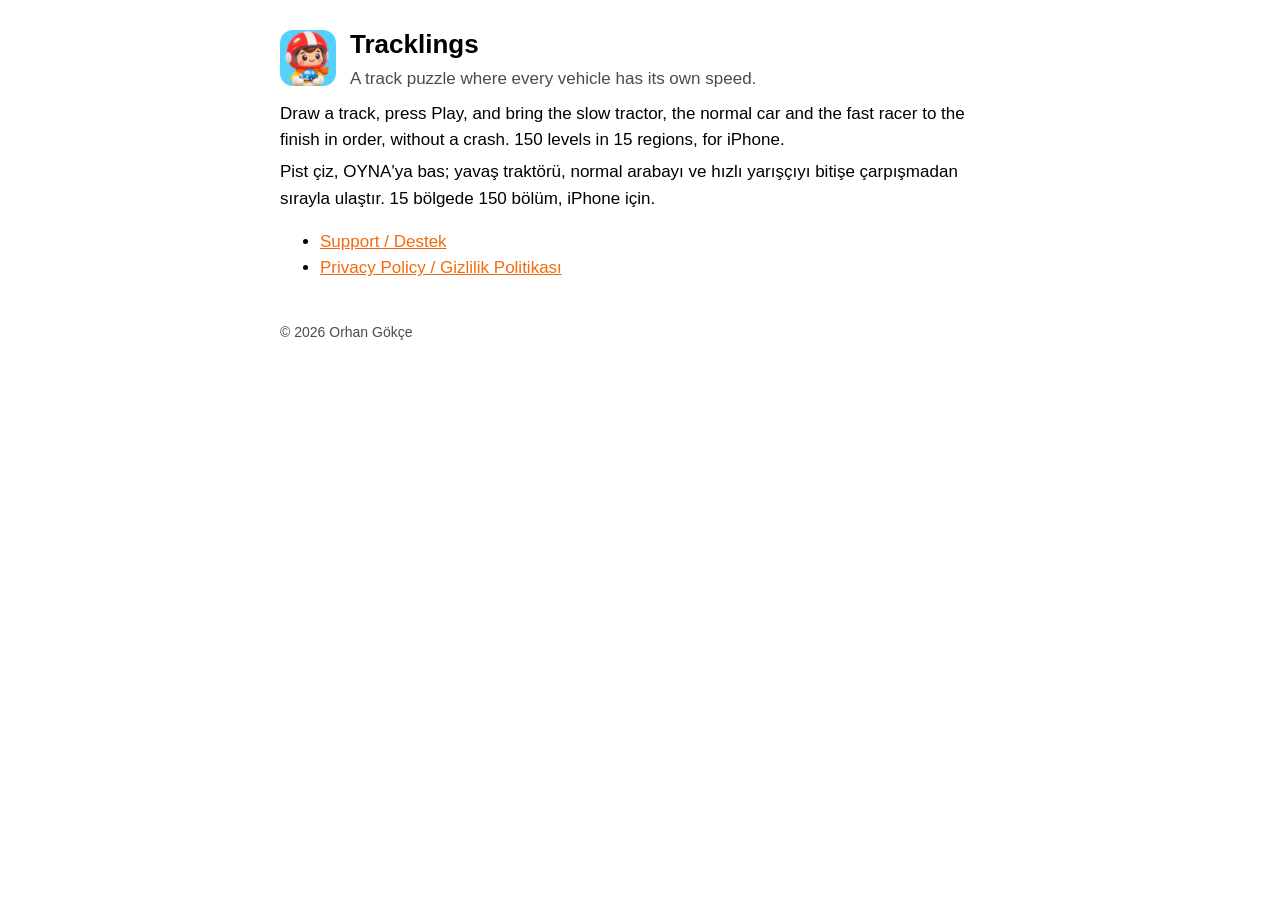
<file: index.html>
<!DOCTYPE html>
<html lang="en">
<head>
<meta charset="utf-8">
<meta name="viewport" content="width=device-width, initial-scale=1">
<title>Tracklings</title>
<link rel="icon" href="icon.png">
<link rel="stylesheet" href="style.css">
</head>
<body>
<header><img src="icon.png" alt="" width="56" height="56"><div><h1>Tracklings</h1><p>A track puzzle where every vehicle has its own speed.</p></div></header>
<main>
<p>Draw a track, press Play, and bring the slow tractor, the normal car and the fast racer to the finish in order, without a crash. 150 levels in 15 regions, for iPhone.</p>
<p lang="tr">Pist çiz, OYNA'ya bas; yavaş traktörü, normal arabayı ve hızlı yarışçıyı bitişe çarpışmadan sırayla ulaştır. 15 bölgede 150 bölüm, iPhone için.</p>
<ul>
<li><a href="support.html">Support / Destek</a></li>
<li><a href="privacy.html">Privacy Policy / Gizlilik Politikası</a></li>
</ul>
</main>
<footer>© 2026 Orhan Gökçe</footer>
</body>
</html>
</file>
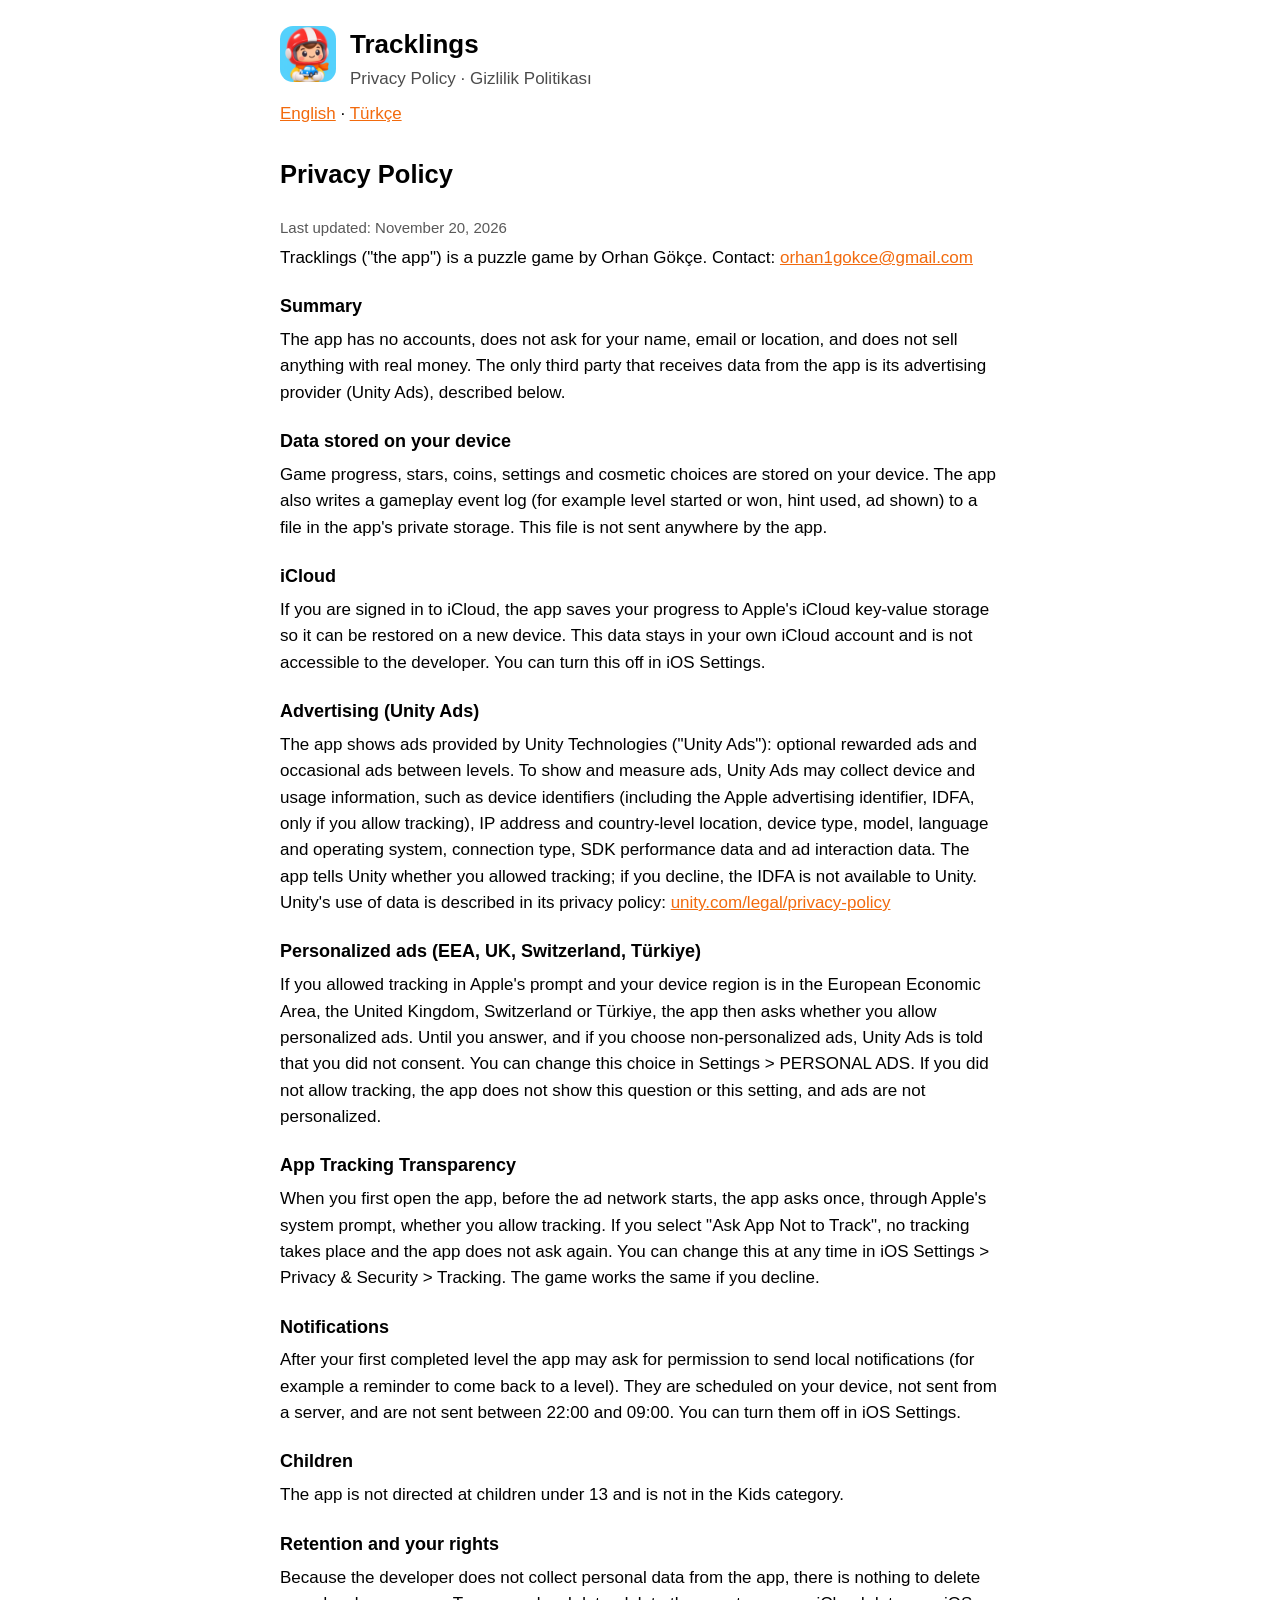
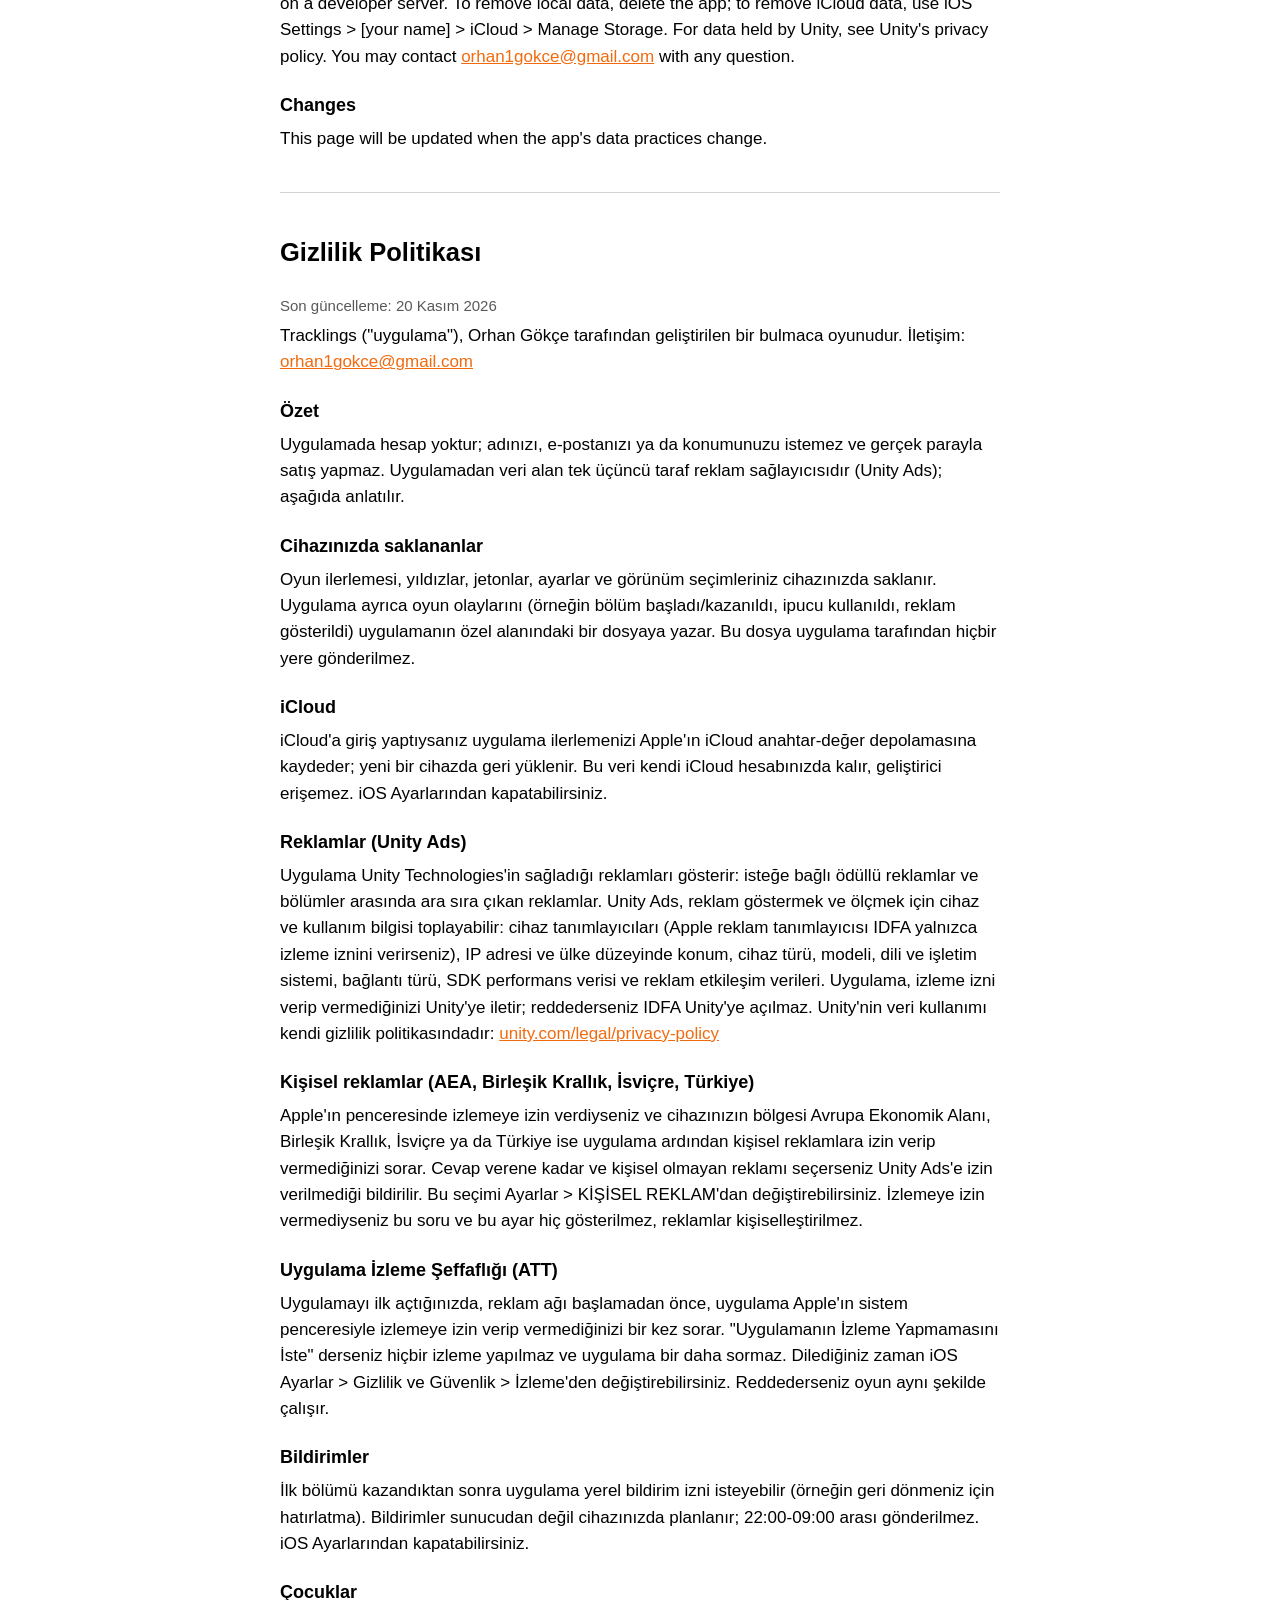
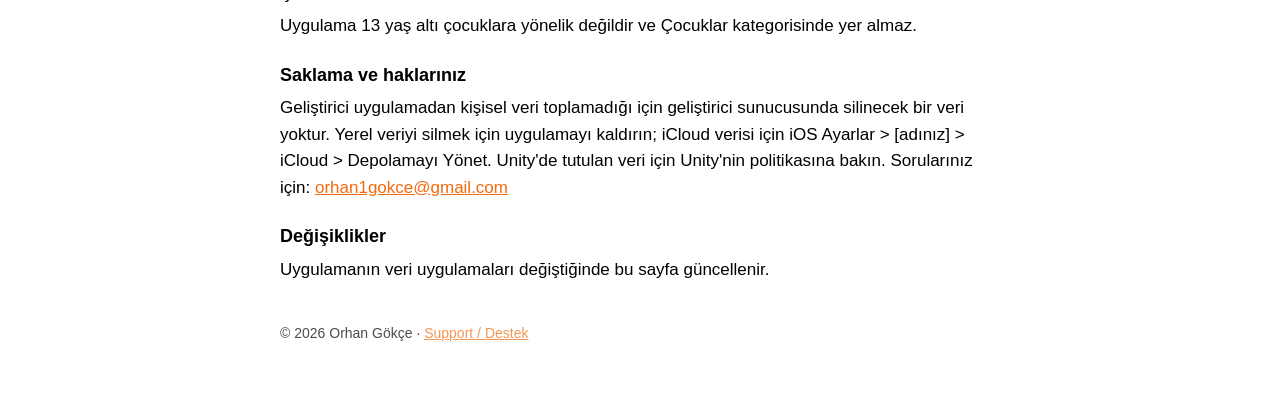
<file: privacy.html>
<!DOCTYPE html>
<html lang="en">
<head>
<meta charset="utf-8">
<meta name="viewport" content="width=device-width, initial-scale=1">
<title>Tracklings – Privacy Policy / Gizlilik Politikası</title>
<link rel="icon" href="icon.png">
<link rel="stylesheet" href="style.css">
</head>
<body>
<header><a href="./"><img src="icon.png" alt="" width="56" height="56"></a><div><h1>Tracklings</h1><p>Privacy Policy · Gizlilik Politikası</p></div></header>
<nav><a href="#en">English</a> · <a href="#tr">Türkçe</a></nav>
<main>
<section id="en">
<h2>Privacy Policy</h2>
<p class="muted">Last updated: November 20, 2026</p>
<p>Tracklings ("the app") is a puzzle game by Orhan Gökçe. Contact: <a href="mailto:orhan1gokce@gmail.com">orhan1gokce@gmail.com</a></p>

<h3>Summary</h3>
<p>The app has no accounts, does not ask for your name, email or location, and does not sell anything with real money. The only third party that receives data from the app is its advertising provider (Unity Ads), described below.</p>

<h3>Data stored on your device</h3>
<p>Game progress, stars, coins, settings and cosmetic choices are stored on your device. The app also writes a gameplay event log (for example level started or won, hint used, ad shown) to a file in the app's private storage. This file is not sent anywhere by the app.</p>

<h3>iCloud</h3>
<p>If you are signed in to iCloud, the app saves your progress to Apple's iCloud key-value storage so it can be restored on a new device. This data stays in your own iCloud account and is not accessible to the developer. You can turn this off in iOS Settings.</p>

<h3>Advertising (Unity Ads)</h3>
<p>The app shows ads provided by Unity Technologies ("Unity Ads"): optional rewarded ads and occasional ads between levels. To show and measure ads, Unity Ads may collect device and usage information, such as device identifiers (including the Apple advertising identifier, IDFA, only if you allow tracking), IP address and country-level location, device type, model, language and operating system, connection type, SDK performance data and ad interaction data. The app tells Unity whether you allowed tracking; if you decline, the IDFA is not available to Unity. Unity's use of data is described in its privacy policy: <a href="https://unity.com/legal/privacy-policy">unity.com/legal/privacy-policy</a></p>

<h3>Personalized ads (EEA, UK, Switzerland, Türkiye)</h3>
<p>If you allowed tracking in Apple's prompt and your device region is in the European Economic Area, the United Kingdom, Switzerland or Türkiye, the app then asks whether you allow personalized ads. Until you answer, and if you choose non-personalized ads, Unity Ads is told that you did not consent. You can change this choice in Settings &gt; PERSONAL ADS. If you did not allow tracking, the app does not show this question or this setting, and ads are not personalized.</p>

<h3>App Tracking Transparency</h3>
<p>When you first open the app, before the ad network starts, the app asks once, through Apple's system prompt, whether you allow tracking. If you select "Ask App Not to Track", no tracking takes place and the app does not ask again. You can change this at any time in iOS Settings &gt; Privacy &amp; Security &gt; Tracking. The game works the same if you decline.</p>

<h3>Notifications</h3>
<p>After your first completed level the app may ask for permission to send local notifications (for example a reminder to come back to a level). They are scheduled on your device, not sent from a server, and are not sent between 22:00 and 09:00. You can turn them off in iOS Settings.</p>

<h3>Children</h3>
<p>The app is not directed at children under 13 and is not in the Kids category.</p>

<h3>Retention and your rights</h3>
<p>Because the developer does not collect personal data from the app, there is nothing to delete on a developer server. To remove local data, delete the app; to remove iCloud data, use iOS Settings &gt; [your name] &gt; iCloud &gt; Manage Storage. For data held by Unity, see Unity's privacy policy. You may contact <a href="mailto:orhan1gokce@gmail.com">orhan1gokce@gmail.com</a> with any question.</p>

<h3>Changes</h3>
<p>This page will be updated when the app's data practices change.</p>
</section>

<hr>

<section id="tr" lang="tr">
<h2>Gizlilik Politikası</h2>
<p class="muted">Son güncelleme: 20 Kasım 2026</p>
<p>Tracklings ("uygulama"), Orhan Gökçe tarafından geliştirilen bir bulmaca oyunudur. İletişim: <a href="mailto:orhan1gokce@gmail.com">orhan1gokce@gmail.com</a></p>

<h3>Özet</h3>
<p>Uygulamada hesap yoktur; adınızı, e-postanızı ya da konumunuzu istemez ve gerçek parayla satış yapmaz. Uygulamadan veri alan tek üçüncü taraf reklam sağlayıcısıdır (Unity Ads); aşağıda anlatılır.</p>

<h3>Cihazınızda saklananlar</h3>
<p>Oyun ilerlemesi, yıldızlar, jetonlar, ayarlar ve görünüm seçimleriniz cihazınızda saklanır. Uygulama ayrıca oyun olaylarını (örneğin bölüm başladı/kazanıldı, ipucu kullanıldı, reklam gösterildi) uygulamanın özel alanındaki bir dosyaya yazar. Bu dosya uygulama tarafından hiçbir yere gönderilmez.</p>

<h3>iCloud</h3>
<p>iCloud'a giriş yaptıysanız uygulama ilerlemenizi Apple'ın iCloud anahtar-değer depolamasına kaydeder; yeni bir cihazda geri yüklenir. Bu veri kendi iCloud hesabınızda kalır, geliştirici erişemez. iOS Ayarlarından kapatabilirsiniz.</p>

<h3>Reklamlar (Unity Ads)</h3>
<p>Uygulama Unity Technologies'in sağladığı reklamları gösterir: isteğe bağlı ödüllü reklamlar ve bölümler arasında ara sıra çıkan reklamlar. Unity Ads, reklam göstermek ve ölçmek için cihaz ve kullanım bilgisi toplayabilir: cihaz tanımlayıcıları (Apple reklam tanımlayıcısı IDFA yalnızca izleme iznini verirseniz), IP adresi ve ülke düzeyinde konum, cihaz türü, modeli, dili ve işletim sistemi, bağlantı türü, SDK performans verisi ve reklam etkileşim verileri. Uygulama, izleme izni verip vermediğinizi Unity'ye iletir; reddederseniz IDFA Unity'ye açılmaz. Unity'nin veri kullanımı kendi gizlilik politikasındadır: <a href="https://unity.com/legal/privacy-policy">unity.com/legal/privacy-policy</a></p>

<h3>Kişisel reklamlar (AEA, Birleşik Krallık, İsviçre, Türkiye)</h3>
<p>Apple'ın penceresinde izlemeye izin verdiyseniz ve cihazınızın bölgesi Avrupa Ekonomik Alanı, Birleşik Krallık, İsviçre ya da Türkiye ise uygulama ardından kişisel reklamlara izin verip vermediğinizi sorar. Cevap verene kadar ve kişisel olmayan reklamı seçerseniz Unity Ads'e izin verilmediği bildirilir. Bu seçimi Ayarlar &gt; KİŞİSEL REKLAM'dan değiştirebilirsiniz. İzlemeye izin vermediyseniz bu soru ve bu ayar hiç gösterilmez, reklamlar kişiselleştirilmez.</p>

<h3>Uygulama İzleme Şeffaflığı (ATT)</h3>
<p>Uygulamayı ilk açtığınızda, reklam ağı başlamadan önce, uygulama Apple'ın sistem penceresiyle izlemeye izin verip vermediğinizi bir kez sorar. "Uygulamanın İzleme Yapmamasını İste" derseniz hiçbir izleme yapılmaz ve uygulama bir daha sormaz. Dilediğiniz zaman iOS Ayarlar &gt; Gizlilik ve Güvenlik &gt; İzleme'den değiştirebilirsiniz. Reddederseniz oyun aynı şekilde çalışır.</p>

<h3>Bildirimler</h3>
<p>İlk bölümü kazandıktan sonra uygulama yerel bildirim izni isteyebilir (örneğin geri dönmeniz için hatırlatma). Bildirimler sunucudan değil cihazınızda planlanır; 22:00-09:00 arası gönderilmez. iOS Ayarlarından kapatabilirsiniz.</p>

<h3>Çocuklar</h3>
<p>Uygulama 13 yaş altı çocuklara yönelik değildir ve Çocuklar kategorisinde yer almaz.</p>

<h3>Saklama ve haklarınız</h3>
<p>Geliştirici uygulamadan kişisel veri toplamadığı için geliştirici sunucusunda silinecek bir veri yoktur. Yerel veriyi silmek için uygulamayı kaldırın; iCloud verisi için iOS Ayarlar &gt; [adınız] &gt; iCloud &gt; Depolamayı Yönet. Unity'de tutulan veri için Unity'nin politikasına bakın. Sorularınız için: <a href="mailto:orhan1gokce@gmail.com">orhan1gokce@gmail.com</a></p>

<h3>Değişiklikler</h3>
<p>Uygulamanın veri uygulamaları değiştiğinde bu sayfa güncellenir.</p>
</section>
</main>
<footer>© 2026 Orhan Gökçe · <a href="support.html">Support / Destek</a></footer>
</body>
</html>
</file>
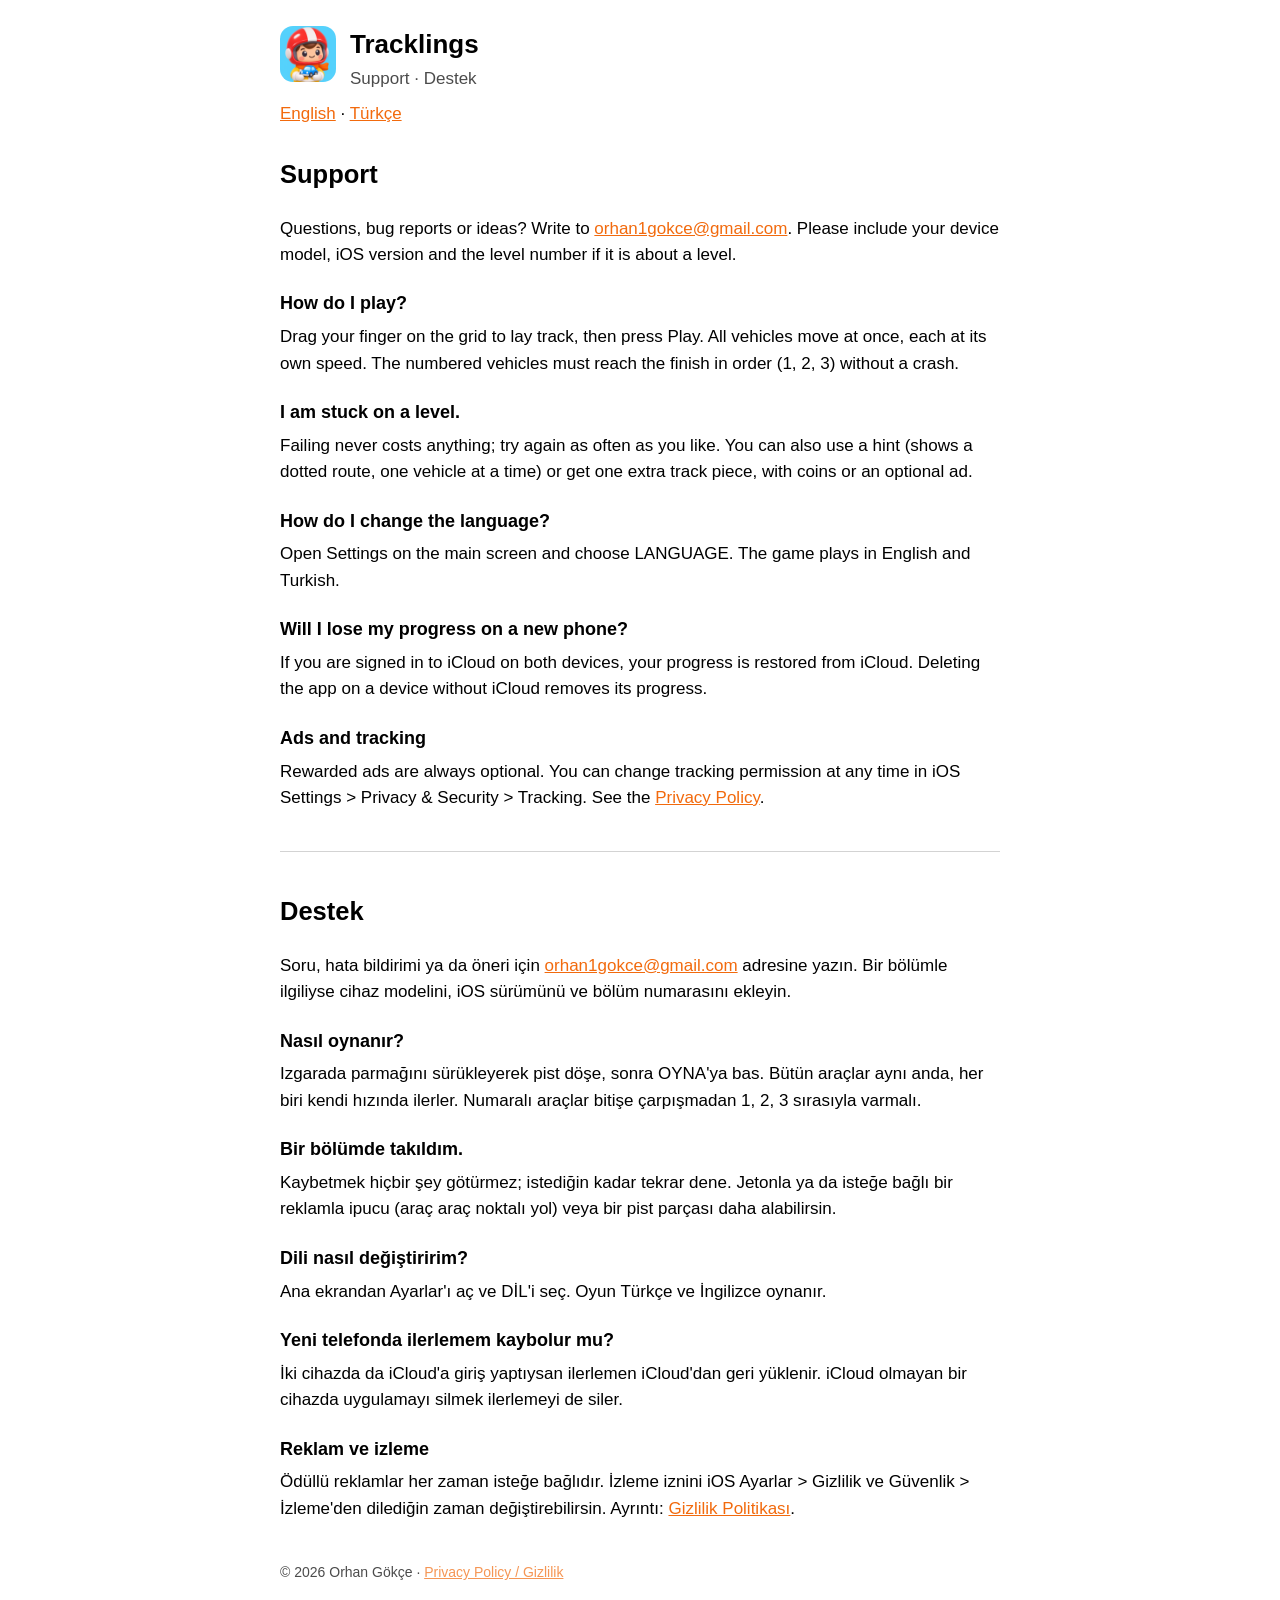
<file: support.html>
<!DOCTYPE html>
<html lang="en">
<head>
<meta charset="utf-8">
<meta name="viewport" content="width=device-width, initial-scale=1">
<title>Tracklings – Support / Destek</title>
<link rel="icon" href="icon.png">
<link rel="stylesheet" href="style.css">
</head>
<body>
<header><a href="./"><img src="icon.png" alt="" width="56" height="56"></a><div><h1>Tracklings</h1><p>Support · Destek</p></div></header>
<nav><a href="#en">English</a> · <a href="#tr">Türkçe</a></nav>
<main>
<section id="en">
<h2>Support</h2>
<p>Questions, bug reports or ideas? Write to <a href="mailto:orhan1gokce@gmail.com">orhan1gokce@gmail.com</a>. Please include your device model, iOS version and the level number if it is about a level.</p>

<h3>How do I play?</h3>
<p>Drag your finger on the grid to lay track, then press Play. All vehicles move at once, each at its own speed. The numbered vehicles must reach the finish in order (1, 2, 3) without a crash.</p>

<h3>I am stuck on a level.</h3>
<p>Failing never costs anything; try again as often as you like. You can also use a hint (shows a dotted route, one vehicle at a time) or get one extra track piece, with coins or an optional ad.</p>

<h3>How do I change the language?</h3>
<p>Open Settings on the main screen and choose LANGUAGE. The game plays in English and Turkish.</p>

<h3>Will I lose my progress on a new phone?</h3>
<p>If you are signed in to iCloud on both devices, your progress is restored from iCloud. Deleting the app on a device without iCloud removes its progress.</p>

<h3>Ads and tracking</h3>
<p>Rewarded ads are always optional. You can change tracking permission at any time in iOS Settings &gt; Privacy &amp; Security &gt; Tracking. See the <a href="privacy.html">Privacy Policy</a>.</p>
</section>

<hr>

<section id="tr" lang="tr">
<h2>Destek</h2>
<p>Soru, hata bildirimi ya da öneri için <a href="mailto:orhan1gokce@gmail.com">orhan1gokce@gmail.com</a> adresine yazın. Bir bölümle ilgiliyse cihaz modelini, iOS sürümünü ve bölüm numarasını ekleyin.</p>

<h3>Nasıl oynanır?</h3>
<p>Izgarada parmağını sürükleyerek pist döşe, sonra OYNA'ya bas. Bütün araçlar aynı anda, her biri kendi hızında ilerler. Numaralı araçlar bitişe çarpışmadan 1, 2, 3 sırasıyla varmalı.</p>

<h3>Bir bölümde takıldım.</h3>
<p>Kaybetmek hiçbir şey götürmez; istediğin kadar tekrar dene. Jetonla ya da isteğe bağlı bir reklamla ipucu (araç araç noktalı yol) veya bir pist parçası daha alabilirsin.</p>

<h3>Dili nasıl değiştiririm?</h3>
<p>Ana ekrandan Ayarlar'ı aç ve DİL'i seç. Oyun Türkçe ve İngilizce oynanır.</p>

<h3>Yeni telefonda ilerlemem kaybolur mu?</h3>
<p>İki cihazda da iCloud'a giriş yaptıysan ilerlemen iCloud'dan geri yüklenir. iCloud olmayan bir cihazda uygulamayı silmek ilerlemeyi de siler.</p>

<h3>Reklam ve izleme</h3>
<p>Ödüllü reklamlar her zaman isteğe bağlıdır. İzleme iznini iOS Ayarlar &gt; Gizlilik ve Güvenlik &gt; İzleme'den dilediğin zaman değiştirebilirsin. Ayrıntı: <a href="privacy.html#tr">Gizlilik Politikası</a>.</p>
</section>
</main>
<footer>© 2026 Orhan Gökçe · <a href="privacy.html">Privacy Policy / Gizlilik</a></footer>
</body>
</html>
</file>
<file: style.css>
:root { color-scheme: light dark; --accent: #f26a0d; }
body { font: 17px/1.55 -apple-system, BlinkMacSystemFont, "Segoe UI", Roboto, sans-serif; max-width: 720px; margin: 0 auto; padding: 24px 20px 48px; }
header { display: flex; gap: 14px; align-items: center; margin-bottom: 8px; }
header img { border-radius: 13px; }
header h1 { margin: 0; font-size: 26px; }
header p { margin: 2px 0 0; opacity: .7; }
nav { margin: 8px 0 24px; }
a { color: var(--accent); }
h2 { margin-top: 28px; }
h3 { margin: 22px 0 4px; font-size: 18px; }
p { margin: 6px 0; }
.muted { opacity: .65; font-size: 15px; }
hr { margin: 40px 0; border: 0; border-top: 1px solid rgba(128,128,128,.35); }
footer { margin-top: 40px; font-size: 14px; opacity: .7; }
</file>
